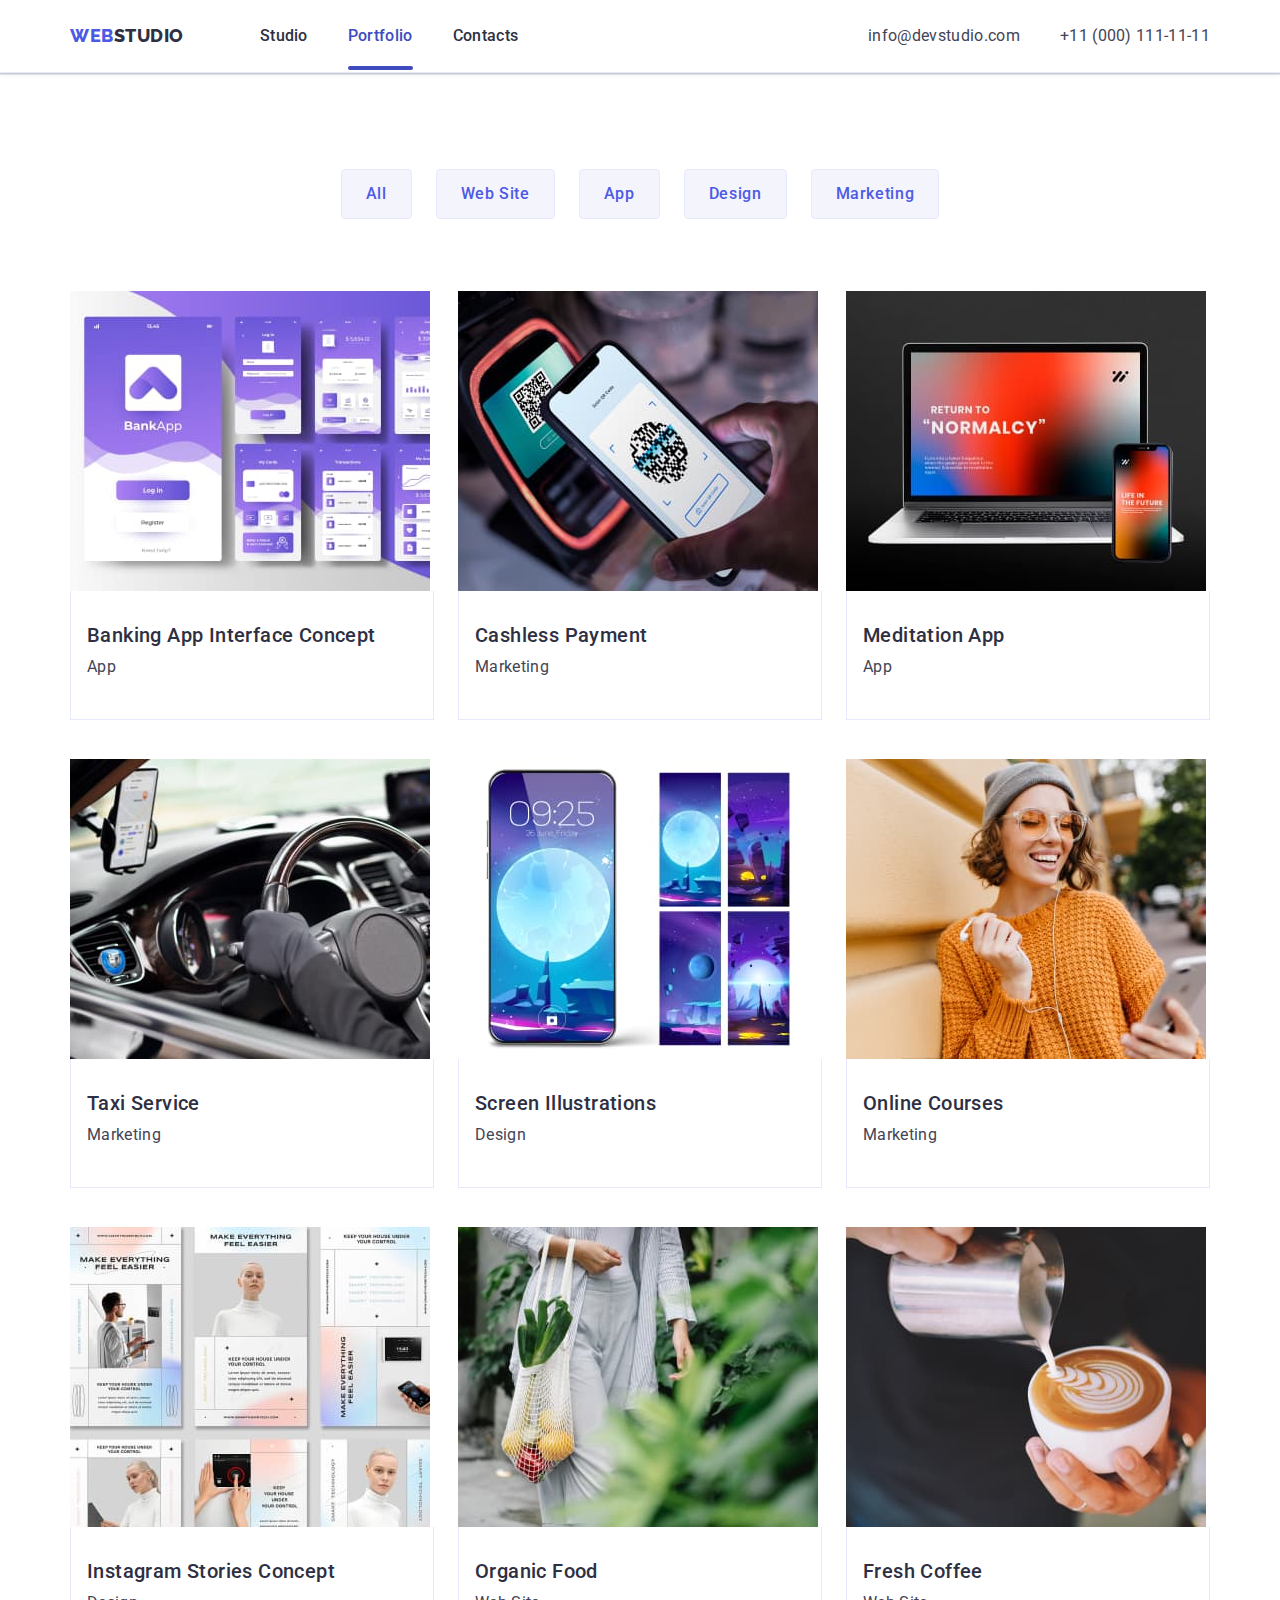
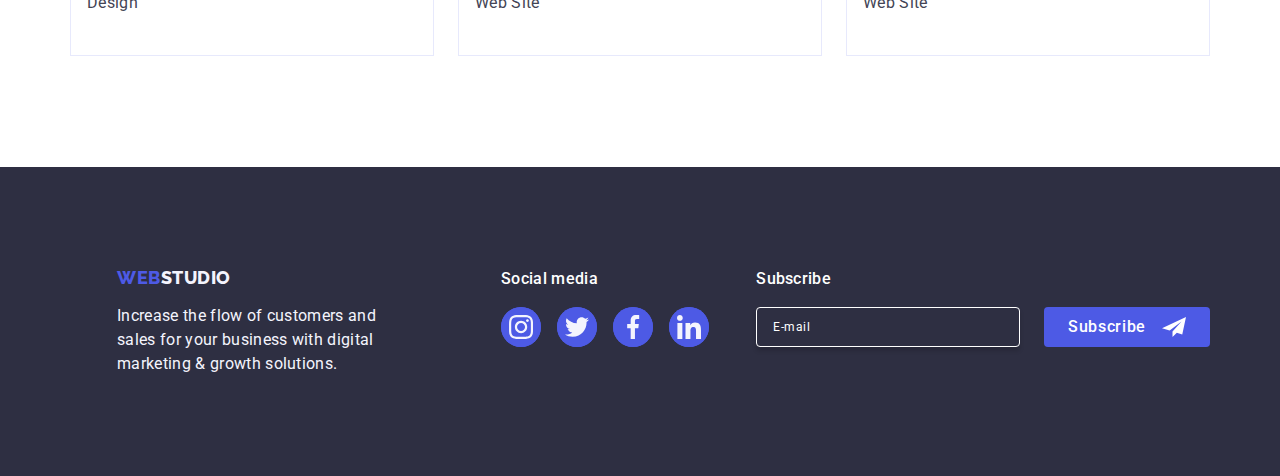
<file: portfolio.html>
<!DOCTYPE html>
<html lang="en">

<head>
    <meta charset="UTF-8">
    <meta name="viewport" content="width=device-width, initial-scale=1.0">
    <title>Homework-2</title>
    <link rel="preconnect" href="https://fonts.googleapis.com">
    <link rel="preconnect" href="https://fonts.gstatic.com" crossorigin>
    <link
        href="https://fonts.googleapis.com/css2?family=Raleway:wght@800&family=Roboto:wght@400;500;700;900&display=swap"
        rel="stylesheet">

    <link rel="stylesheet" href="https://cdnjs.cloudflare.com/ajax/libs/modern-normalize/2.0.0/modern-normalize.min.css"
        integrity="sha512-4xo8blKMVCiXpTaLzQSLSw3KFOVPWhm/TRtuPVc4WG6kUgjH6J03IBuG7JZPkcWMxJ5huwaBpOpnwYElP/m6wg=="
        crossorigin="anonymous" referrerpolicy="no-referrer" />

    <link rel="stylesheet" href="css/styles.css">
</head>

<body>
    <header class="header">
        <div class="container container-header">
            <nav class="nav">
                <a class="logo link" href="#">Web<span class="studio-logo">Studio</span></a>
                <ul class="nav-list list">
                    <li><a class="menu link animation-header" href="./index.html">Studio</a></li>
                    <li><a class="menu link animation-header active" href="./portfolio.html">Portfolio</a></li>
                    <li><a class="menu link animation-header" href="">Contacts</a></li>
                </ul>
            </nav>
            <address class="contacts">
                <ul class="address-list list">
                    <li><a class="address link animation-header" href="mailto:info@devstudio.com">info@devstudio.com</a>
                    </li>
                    <li><a class="address link animation-header" href="tel:+1100011111">+11 (000) 111-11-11</a></li>
                </ul>
            </address>
        </div>
    </header>
    <main>
        <section class="selection-portfolio">
            <div class="container container-main-portfolio">

                <h1 class="visually-hidden">Menu</h1>
                <ul class="list button-list">
                    <li><button class="button-two" type="button">All</button></li>
                    <li><button class="button-two" type="button">Web Site</button></li>
                    <li><button class="button-two" type="button">App</button></li>
                    <li><button class="button-two" type="button">Design</button></li>
                    <li><button class="button-two" type="button">Marketing</button></li>
                </ul>
                <ul class="list menu-list">
                    <li class="menu-list-li">
                        <a class="link link-portfolio" href="">
                            <div class="animation-div">
                                <img src="./images/imgapp.jpg" alt="purple-white bankapp with interface" width="360"
                                    height="300" />
                                <p class="animation-p">14 Stylish and User-Friendly App Design Concepts · Task Manager
                                    App · Calorie Tracker App · Exotic Fruit Ecommerce App ·
                                    Cloud Storage App</p>
                            </div>
                            <div class="App div-a">
                                <h2 class="heading-portfolio-two">Banking App Interface Concept</h2>
                                <p class="p-portfolio p">App</p>
                            </div>
                        </a>
                    </li>
                    <li class="menu-list-li">
                        <a class="link link-portfolio" href="">
                            <div class="animation-div">
                                <img src="./images/imgmarketing.jpg" alt="contactless payment in a shop" width="360"
                                    height="300" />
                                <p class="animation-p">14 Stylish and User-Friendly App Design Concepts · Task Manager
                                    App · Calorie Tracker App ·
                                    Exotic Fruit Ecommerce App ·
                                    Cloud Storage App</p>
                            </div>
                            <div class="App div-a">
                                <h2 class="heading-portfolio-two">Cashless Payment</h2>
                                <p class="p-portfolio p">Marketing</p>
                            </div>
                        </a>
                    </li>
                    <li class="menu-list-li">
                        <a class="link link-portfolio" href="">
                            <div class="animation-div">
                                <img src="./images/imgmeditationapp.jpg"
                                    alt="Laptop with colorful wallpaper - return to normalncy" width="360"
                                    height="300" />
                                <p class="animation-p">14 Stylish and User-Friendly App Design Concepts · Task Manager
                                    App · Calorie Tracker App ·
                                    Exotic Fruit Ecommerce App ·
                                    Cloud Storage App</p>
                            </div>
                            <div class="App div-a">
                                <h2 class="heading-portfolio-two">Meditation App</h2>
                                <p class="p-portfolio p">App</p>
                            </div>
                        </a>
                    </li>
                    <li class="menu-list-li"><a class="link link-portfolio" href="">
                            <div class="animation-div">
                                <img src="./images/imgTaxi.jpg" alt="steering wheel in front of a man" width="360"
                                    height="300" />
                                <p class="animation-p">14 Stylish and User-Friendly App Design Concepts · Task Manager
                                    App · Calorie Tracker App ·
                                    Exotic Fruit Ecommerce App ·
                                    Cloud Storage App</p>
                            </div>
                            <div class="App div-a">
                                <h2 class="heading-portfolio-two">Taxi Service</h2>
                                <p class="p-portfolio p">Marketing</p>
                            </div>
                        </a>
                    </li>
                    <li class="menu-list-li"><a class="link link-portfolio" href="">
                            <div class="animation-div">
                                <img src="./images/imgScreen.jpg" alt="purple, dark and cosmic wallpaper on the phone"
                                    width="360" height="300" />
                                <p class="animation-p">14 Stylish and User-Friendly App Design Concepts · Task Manager
                                    App · Calorie Tracker App ·
                                    Exotic Fruit Ecommerce App ·
                                    Cloud Storage App</p>
                            </div>
                            <div class="App div-a">
                                <h2 class="heading-portfolio-two">Screen Illustrations</h2>
                                <p class="p-portfolio p">Design</p>
                            </div>
                        </a>
                    </li>
                    <li class="menu-list-li"><a class="link link-portfolio" href="">
                            <div class="animation-div">
                                <img src="./images/imgcourses.jpg" alt="happy woman in yellow sweater" width="360"
                                    height="300" />
                                <p class="animation-p">14 Stylish and User-Friendly App Design Concepts · Task Manager
                                    App · Calorie Tracker App ·
                                    Exotic Fruit Ecommerce App ·
                                    Cloud Storage App</p>
                            </div>
                            <div class="App div-a">
                                <h2 class="heading-portfolio-two">Online Courses</h2>
                                <p class="p-portfolio p">Marketing</p>
                            </div>
                        </a>
                    </li>
                    <li class="menu-list-li"><a class="link link-portfolio" href="">
                            <div class="animation-div">
                                <img src="./images/imgtechnology.jpg" alt="white design on the phone screen" width="360"
                                    height="300" />
                                <p class="animation-p">14 Stylish and User-Friendly App Design Concepts · Task Manager
                                    App · Calorie Tracker App ·
                                    Exotic Fruit Ecommerce App ·
                                    Cloud Storage App</p>
                            </div>
                            <div class="App div-a">
                                <h2 class="heading-portfolio-two">Instagram Stories Concept</h2>
                                <p class="p-portfolio p">Design</p>
                            </div>
                        </a>
                    </li>
                    <li class="menu-list-li"><a class="link link-portfolio" href="">
                            <div class="animation-div">
                                <img src="./images/imgorganicfood.jpg"
                                    alt="woman in white clothes carrying a food shopping net" width="360"
                                    height="300" />
                                <p class="animation-p">14 Stylish and User-Friendly App Design Concepts · Task Manager
                                    App · Calorie Tracker App ·
                                    Exotic Fruit Ecommerce App ·
                                    Cloud Storage App</p>
                            </div>
                            <div class="App div-a">
                                <h2 class="heading-portfolio-two">Organic Food</h2>
                                <p class="p-portfolio p">Web Site</p>
                            </div>
                        </a>
                    </li>
                    <li class="menu-list-li"><a class="link link-portfolio" href="">
                            <div class="animation-div">
                                <img src="./images/imgcoffe.jpg" alt="White cup of coffee" width="360" height="300" />
                                <p class="animation-p">14 Stylish and User-Friendly App Design Concepts · Task Manager
                                    App · Calorie Tracker App ·
                                    Exotic Fruit Ecommerce App ·
                                    Cloud Storage App</p>
                            </div>
                            <div class="App div-a">
                                <h2 class="heading-portfolio-two">Fresh Coffee</h2>
                                <p class="p-portfolio p">Web Site</p>
                            </div>
                        </a>
                    </li>
                </ul>
            </div>
        </section>
    </main>
    <footer class="footer">
        <div class="container container-footer">
            <div class="footer-div"><a class="logo link logo-footer" href="#">Web<span
                        class="studio-logoo">Studio</span></a>
                <p class="footer-p">Increase the flow of customers and
                    sales for your business with digital
                    marketing & growth solutions.</p>
            </div>
            <div class="div-icons">
                <p class="heading-icons">Social media</p>
                <ul class="list icons-footer">
                    <li class="social-svg">
                        <a class="a-icons" href="">
                            <svg class="icon" width="24" height="24">
                                <use class="social" href="./images/icons.svg#icon-instagram-2"></use>
                            </svg>
                        </a>
                    </li>
                    <li class="social-svg">
                        <a class="a-icons" href="">
                            <svg class="icon" width="24" height="24">
                                <use class="social" href="./images/icons.svg#icon-twitter-1"></use>
                            </svg>
                        </a>
                    </li>
                    <li class="social-svg">
                        <a class="a-icons" href="">
                            <svg class="icon" width="24" height="24">
                                <use class="social" href="./images/icons.svg#icon-facebook-1"></use>
                            </svg>
                        </a>
                    </li>
                    <li class="social-svg">
                        <a class="a-icons" href="">
                            <svg class="icon" width="24" height="24">
                                <use class="social" href="./images/icons.svg#icon-linkedin-1"></use>
                            </svg>
                        </a>
                    </li>
                </ul>
            </div>
            <div class="subscribe-footer">
                <p class="heading-icons">Subscribe</p>
                <form class="form-footer">
                    <label class="label-footer">
                        <input type="email" name="email" class="input-footer" placeholder="E-mail" required></label>
                    <button type="submit" class="btn-submit-footer">Subscribe
                        <svg class="frame" width="24" height="24">
                            <use href="./images/icons.svg#icon-Frame-3-1"></use>
                        </svg>
                    </button>
                </form>
            </div>
        </div>
    </footer>
</body>

</html>
</file>
<file: css/styles.css>
/* general */

:root {
  --brand-color: #434455;
  --color-text: #2e2f42;
  --marka-color: #404bbf;
  --button-two: #4d5ae5;
  --button-one: #4d5ae5;
  --white: #fff;
  --cornflower: #e7e9fc;
  --rectangle: #f4f4fd;
  --border-customers: #8e8f99;
}

body {
  background-color: var(--white);
  color: var(--brand-color);
  font-style: normal;
  font-family: "Roboto", sans-serif;
}

* {
  box-sizing: border-box;
  margin: 0;
  padding: 0;
}

.container {
  max-width: 1158px;
  margin: 0 auto;
  padding: 0 15px;
  max-width: 1170px;
  padding-left: 15px;
  padding-right: 15px;
  margin-left: auto;
  margin-right: auto;
}

/* global shit */

.visually-hidden {
  position: absolute;
  width: 1px;
  height: 1px;
  margin: -1px;
  border: 0;
  padding: 0;

  white-space: nowrap;
  clip-path: inset(100%);
  clip: rect(0 0 0 0);
  overflow: hidden;
}

img {
  display: block;
  width: 100%;
  height: auto;
}

a {
  text-decoration: none;
  font-style: normal;
  color: #2e2f42;
  cursor: pointer;
}

.link {
  text-decoration: none;
}

.link:hover,
.link:focus {
  color: var(--marka-color);
}

.list {
  list-style: none;
}

.section {
  justify-content: center;
}

/* header */

.header {
  border-bottom: 1px solid var(--cornflower, #e7e9fc);
  box-shadow: 0px 2px 1px rgba(46, 47, 66, 0.08),
    0px 1px 1px rgba(46, 47, 66, 0.16), 0px 1px 6px rgba(46, 47, 66, 0.08);
}

.container-header {
  display: flex;
  align-items: center;
}

.logo {
  font-family: "Raleway", sans-serif;
  font-weight: 800;
  font-size: 18px;
  line-height: 1.17;
  text-transform: uppercase;
  color: #4d5ae5;
  letter-spacing: 0.03em;
  margin-right: 76px;
}

.studio-logo {
  color: #2e2f42;
}

.nav {
  display: flex;
  align-items: center;
}

.nav-list {
  display: flex;
  display: inline-flex;
  align-items: flex-start;
  gap: 40px;
  padding: 24px 0;
}

.contacts {
  font-style: normal;
}

.address {
  color: #434455;
  line-height: 1.5;
  letter-spacing: 0.02em;
}

.address:hover,
.address:active {
  color: var(--marka-color);
}

.contacts {
  margin-left: auto;
}

.address-list {
  display: flex;
  gap: 40px;
}

.menu {
  font-weight: 500;
  font-size: 16px;
  line-height: 1.5;
  letter-spacing: 0.02em;
  color: #2e2f42;
  padding: 24px 0;
}

.menu:active {
  color: var(--marka-color);
}

/* main-index.html */

/* section-one*/

.selection-one {
  background-color: #2e2f42;
  color: var(--white);
  padding: 188px 0;
  background-image: linear-gradient(
      rgba(46, 47, 66, 0.7),
      rgba(46, 47, 66, 0.7)
    ),
    url(../images/background-image.jpg);
  background-repeat: no-repeat;
  background-position: center;
  background-size: cover;
  max-width: 1440px;
  justify-content: center;
  align-items: center;
  margin: auto;
}

@media (min-device-pixel-ratio: 2),
  (min-resolution: 192dpi),
  (min-resolution: 2dppx) {
  .selection-one {
    background-image: linear-gradient(
      rgba(46, 47, 66, 0.7),
      rgba(46, 47, 66, 0.7)
    ),
    url(../images/background2x.jpg);
  }
}

.container-main {
  align-items: center;
  justify-content: center;
  flex-direction: column;
  gap: 48px;
}

.heading-one {
  font-size: 56px;
  line-height: 1.07;
  text-align: center;
  letter-spacing: 0.02em;
  max-width: 496px;
  align-items: center;
  justify-content: center;
  font-style: normal;
  font-weight: 700;
  margin: 0 auto;
  margin-bottom: 48px;
}

.button-one {
  background-color: #4d5ae5;
  font-family: "Roboto", sans-serif;
  font-weight: 500;
  line-height: 1.5;
  letter-spacing: 0.04em;
  font-size: 16px;
  color: #ffffff;
  cursor: pointer;
  display: block;
  min-width: 169px;
  height: 56px;
  border: none;
  border-radius: 4px;
  margin: 0 auto;
  transition: background-color 250ms cubic-bezier(0.4, 0, 0.2, 1);
}

.button-one:hover,
.button-one:focus {
  background-color: var(--marka-color);
}

/* section-two */

.container-two {
  justify-content: center;
  align-content: center;
  flex-direction: row;
  display: flex;
  align-items: center;
}

.selection-two {
  padding: 120px 0;
}

.visually-hidden {
  font-weight: 500;
  font-size: 20px;
  line-height: 1.2;
  letter-spacing: 0.02em;
}

.two-list {
  display: flex;
  gap: 24px;
}

.heading-three-selection-two {
  font-weight: 500;
  font-size: 20px;
  letter-spacing: 0.02em;
  line-height: 1.2;
  color: #2e2f42;
  margin-bottom: 8px;
}

.p-selection-two {
  line-height: 1.5;
  letter-spacing: 0.02em;
  color: var(--brand-color);
}

/* section-three */

.selection-three {
  padding-bottom: 120px;
}

.heading-two {
  font-size: 36px;
  line-height: 1.11;
  text-align: center;
  letter-spacing: 0.02em;
  text-transform: capitalize;
  color: var(--color-text);
  margin-bottom: 72px;
}

.three-list {
  display: flex;
  gap: 24px;
}

.li-three-list {
  flex-basis: calc((100% - 48px) / 3);
  display: inline-flex;
  flex-direction: column;
  align-items: flex-start;
}

/* section-four */

.container-four {
  align-content: center;
  align-items: center;
  gap: 24px;
}

.selection-four {
  background-color: #f4f4fd;
  padding: 120px 0;
}

.name-list {
  background-color: #ffffff;
  border-radius: 0px 0px 4px 4px;
  background: var(--white, #fff);
  transition: border-color 250ms cubic-bezier(0.4, 0, 0.2, 1),
    color 250ms cubic-bezier(0.4, 0, 0.2, 1);
}

.name-div {
  padding-top: 32px;
  padding-bottom: 32px;
  padding-left: 16px;
  padding-right: 16px;
}

.heading-three {
  font-size: 36px;
  line-height: 1.11;
  text-align: center;
  letter-spacing: 0.02em;
  text-transform: capitalize;
  color: #2e2f42;
  margin-bottom: 72px;
}

.heading-name {
  font-size: 20px;
  line-height: 1.2;
  letter-spacing: 0.02em;
  text-transform: capitalize;
  color: #2e2f42;
  font-weight: 500;
  text-align: center;
  margin-bottom: 8px;
}

.four-list {
  display: flex;
  justify-content: center;
  text-align: center;
  gap: 24px;
}

.p-selection-four {
  font-size: 16px;
  letter-spacing: 0.02em;
  line-height: 1.5;
  color: #434455;
  margin-bottom: 8px;
}

/* section-five */

.selection-five {
  padding: 120px 0;
}

.heading-four {
  font-size: 36px;
  line-height: 1.11;
  text-align: center;
  letter-spacing: 0.02em;
  text-transform: capitalize;
  color: #2e2f42;
  margin-bottom: 72px;
}

/*
.container-five {
    padding-top: 120px;
    padding-bottom: 120px;
}*/

/* footer */

.footer-div {
  margin-right: 120px;
  padding: 0;
}

.container-footer {
  display: flex;
  align-items: baseline;
}

.studio-logoo {
  color: #f4f4fd;
}

.logo-footer {
  display: inline-block;
  margin-bottom: 16px;
}

.footer {
  background-color: #2e2f42;
  padding: 100px 0;
  display: flex;
}

.footer-p {
  color: #f4f4fd;
  line-height: 1.5;
  letter-spacing: 0.02em;
  justify-content: center;
  max-width: 264px;
}

.input-footer {
  height: 40px;
  flex-shrink: 0;
  border-radius: 4px;
  border: 1px solid var(--WHITE, #fff);
  box-shadow: 0px 4px 4px 0px rgba(0, 0, 0, 0.15);
  background-color: transparent;
  padding: 16px;
  width: 264px;
  font-size: 12px;
  line-height: 1.5;
  letter-spacing: 0.04em;
  color: #ffffff;
  display: flex;
  gap: 24px;
}

.input-footer::placeholder {
  color: var(--white);
}

::placeholder {
  color: var(--white);
  font-family: Roboto;
  font-size: 12px;
  font-style: normal;
  font-weight: 400;
  line-height: 24px;
  letter-spacing: 0.48px;
}

.btn-submit-footer {
  background-color: #4d5ae5;
  font-family: "Roboto", sans-serif;
  color: var(--WHITE, #fff);
  text-align: center;
  font-size: 16px;
  cursor: pointer;
  padding: 8px 24px;
  display: inline-flex;
  justify-content: center;
  align-items: center;
  border: none;
  font-style: normal;
  border-radius: 4px;
  font-weight: 500;
  line-height: 24px;
  letter-spacing: 0.64px;
  min-width: 165px;
  transition: background-color 250ms cubic-bezier(0.4, 0, 0.2, 1);
}

.btn-submit-footer:hover,
.btn-submit-footer:focus {
  background-color: var(--marka-color);
}

.frame {
  width: 24px;
  height: 24px;
  margin-left: 16px;
}

.form-footer {
  display: flex;
  gap: 24px;
}

/* main-portfolio */

.link-portfolio {
  display: block;
  transition: box-shadow 250ms cubic-bezier(0.4, 0, 0.2, 1);
}

.link-portfolio:focus {
  transform: translateY(0%);
}

.selection-portfolio {
  padding: 96px 0 120px 0;
}

.container-main-portfolio {
  flex-direction: column;
  justify-content: center;
  align-items: baseline;
}

.buttons-menu {
  display: flex;
  align-items: center;
  justify-content: center;
}

.button-list {
  display: flex;
  gap: 24px;
  justify-content: center;
  margin-bottom: 72px;
}

.button-two {
  background-color: #f4f4fd;
  color: var(--button-two);
  text-align: center;
  cursor: pointer;
  font-family: "Roboto", sans-serif;
  font-weight: 500;
  font-size: 16px;
  line-height: 1.5;
  letter-spacing: 0.04em;
  padding: 12px 24px;
  border: 1px solid var(--cornflower);
  border-radius: 4px;
  transition: color 250ms cubic-bezier(0.4, 0, 0.2, 1),
    background-color 250ms cubic-bezier(0.4, 0, 0.2, 1),
    border-color 250ms cubic-bezier(0.4, 0, 0.2, 1),
    box-shadow 250ms cubic-bezier(0.4, 0, 0.2, 1);
}

.button-two:hover,
.button-two:focus {
  background-color: var(--marka-color);
  color: var(--white);
  cursor: pointer;
  border: 1px solid transparent;
  box-shadow: 0px 3px 1px rgba(0, 0, 0, 0.1), 0px 2px 1px rgba(0, 0, 0, 0.08),
    0px 2px 2px rgba(0, 0, 0, 0.12);
}

.menu-list {
  gap: 24px;
  display: flex;
  flex-wrap: wrap;
  justify-content: center;
  gap: 24px;
  row-gap: 48px;
}

.menu-list-li {
  width: 360px;
  height: 420px;
  padding-bottom: 0px;
  flex-direction: column;
  align-items: flex-start;
  gap: 32px;
  flex-shrink: 0;
  row-gap: 48px;
  width: calc((100% - 48px) / 3);
}

.heading-portfolio-two {
  font-weight: 500;
  font-size: 20px;
  line-height: 1.2;
  letter-spacing: 0.02em;
  margin-bottom: 8px;
}

.p-portfolio {
  line-height: 1.5;
  letter-spacing: 0.02em;
  color: #434455;
}

.link-portfolio {
  transition: box-shadow 250ms cubic-bezier(0.4, 0, 0.2, 1);
}

.p {
  margin-bottom: 8px;
}

.link-portfolio:hover {
  box-shadow: 0px 1px 6px rgba(46, 47, 66, 0.08),
    0px 1px 1px rgba(46, 47, 66, 0.16), 0px 2px 1px rgba(46, 47, 66, 0.08);
  transform: translateY(0%);
}

.link-portfolio:focus {
  box-shadow: 0px 1px 6px rgba(46, 47, 66, 0.08),
    0px 1px 1px rgba(46, 47, 66, 0.16), 0px 2px 1px rgba(46, 47, 66, 0.08);
  transform: translateY(0%);
}

.div-a {
  border: 1px solid var(--cornflower, #e7e9fc);
  border-top: none;
  margin-bottom: 8px;
  padding: 32px 16px 32px;
}

/*
.div-a:hover {
    border: 1px solid #F4F4FD;
    background: var(--white, #FFF); 
    box-shadow: 0px 2px 1px 0px rgba(46, 47, 66, 0.08), 0px 1px 1px 0px rgba(46, 47, 66, 0.16), 0px 1px 6px 0px rgba(46, 47, 66, 0.08);
}*/

/* ICONS */

.icons {
  display: flex;
  justify-content: center;
  align-items: center;
  gap: 24px;
}

.heading-icons {
  font-family: "Roboto", sans-serif;
  font-size: 16px;
  font-weight: 500;
  line-height: 24px;
  letter-spacing: 0.02em;
  color: var(--white);
  margin-bottom: 16px;
}

.div-icons {
  margin-right: auto;
  align-items: baseline;
}

.icons-social {
  display: inline-flex;
  align-items: flex-start;
  gap: 16px;
}

.icons-footer {
  display: flex;
  align-items: flex-start;
  gap: 16px;
}

.social {
  width: 24px;
  height: 24px;
  flex-shrink: 0;
}

.icon {
  display: inline-block;
  width: 24px;
  height: 24px;
  stroke-width: 0;
  stroke: currentColor;
}

.social-svg {
  background-color: #4d5ae5;
  border-radius: 100%;
}

.a-icons,
.a-icons-name {
  display: flex;
  align-items: center;
  justify-content: center;
  width: 40px;
  height: 40px;
  background-color: #4d5ae5;
  border-radius: 50%;
  transition: background-color 250ms cubic-bezier(0.4, 0, 0.2, 1);
}

.a-icons:hover,
.a-icons:focus {
  background-color: #31d0aa;
}

.a-icons-name:hover,
.a-icons-name:focus {
  background-color: #404bbf;
}

.icons-social-name {
  display: flex;
  align-items: flex-start;
  gap: 24px;
  margin-top: 8px;
  justify-content: center;
}

.icon-name {
  display: inline-block;
  width: 16px;
  height: 16px;
  stroke-width: 0;
  stroke: currentColor;
  fill: currentColor;
  fill: #f4f4fd;
}

.social-name {
  width: 16px;
  height: 16px;
  flex-shrink: 0;
}

.rectangle-icons {
  width: 60px;
  height: 60px;
}

.rectangle {
  width: 264px;
  height: 112px;
  flex-shrink: 0;
  justify-content: center;
  border-radius: 4px;
  background: var(--rectangle, #f4f4fd);
  padding: 24px 100px 24px 100px;
  margin-bottom: 8px;
  align-items: center;
}

.guwno {
  display: inline-flex;
  align-items: flex-start;
  gap: 24px;
}

.customers-li {
  width: calc((100% - 120px) / 6);
  width: 190px;
  height: 88px;
}

.customers-icon {
  display: flex;
  gap: 24px;
}

.customers-a {
  border: 1px solid currentColor;
  border-radius: 4px;
  display: flex;
  align-items: center;
  color: #8e8f99;
  justify-content: center;
  width: 100%;
  height: 100%;
  transition: border-color 250ms cubic-bezier(0.4, 0, 0.2, 1),
    color 250ms cubic-bezier(0.4, 0, 0.2, 1);
}

.customers-a:hover,
.customers-a:focus {
  /* border-color: #404bbf; */
  color: #404bbf;
}

.svg-customers {
  fill: currentColor;
}

.icons-mobile {
  display: flex;
  align-items: flex-start;
  gap: 16px;
}

/*MODAL*/

.backdrop {
  position: fixed;
  left: 0;
  top: 0;
  width: 100%;
  height: 100%;
  background-color: rgba(46, 47, 66, 0.4);
  transition: opacity 250ms cubic-bezier(0.4, 0, 0.2, 1),
    visibility 250ms cubic-bezier(0.4, 0, 0.2, 1);
}

.modal {
  position: absolute;
  top: 50%;
  left: 50%;
  transform: translate(-50%, -50%);
  width: 408px;
  min-height: 584px;
  background-color: #fcfcfc;
  box-shadow: 0px 1px 1px rgba(0, 0, 0, 0.14), 0px 1px 3px rgba(0, 0, 0, 0.12),
    0px 2px 1px rgba(0, 0, 0, 0.2);
  border-radius: 4px;
  transition: transform 250ms cubic-bezier(0.4, 0, 0.2, 1);
  padding: 72px 24px 24px 24px;
}

.p-modal {
  color: #2e2f42;
  text-align: center;
  font-family: Roboto;
  font-size: 16px;
  font-style: normal;
  font-weight: 500;
  line-height: 24px;
  letter-spacing: 0.32px;
  margin-bottom: 16px;
}

.label {
  color: var(--border-customers);
  font-family: Roboto;
  font-size: 12px;
  font-style: normal;
  font-weight: 400;
  line-height: 14px;
  letter-spacing: 0.48px;
}

.input {
  width: 100%;
  height: 40px;
  border: 1px solid rgba(46, 47, 66, 0.4);
  border-radius: 4px;
  background-color: transparent;
  padding-left: 38px;
  outline: transparent;
  transition: border-color 250ms cubic-bezier(0.4, 0, 0.2, 1);
}

.input:focus {
  border-color: #4d5ae5;
}

.use-svg-input:focus {
  fill: #4d5ae5;
}
.svg-input {
  position: absolute;
  left: 16px;
  top: 50%;
  transform: translateY(-50%);
  transition: fill 250ms cubic-bezier(0.4, 0, 0.2, 1);
  fill: #2e2f42;
}

.input:focus + .svg-input {
  fill: #4d5ae5;
}

.label:focus-within {
  color: #4d5ae5;
}

.textarea-modal {
  width: 360px;
  height: 120px;
  flex-shrink: 0;
  font-size: 12px;
  line-height: 1.17;
  letter-spacing: 0.04em;
  border: 1px solid rgba(46, 47, 66, 0.4);
  border-radius: 4px;
  background-color: transparent;
  outline: transparent;
  resize: none;
  padding: 8px 16px;
  transition: border-color 250ms cubic-bezier(0.4, 0, 0.2, 1);
  color: rgba(46, 47, 66, 0.4);
}

.textarea-modal::placeholder {
  color: rgba(46, 47, 66, 0.4);
  flex-shrink: 0;
  font-size: 12px;
  line-height: 1.17;
  letter-spacing: 0.04em;
}

.textarea-modal:focus {
  border-color: #4d5ae5;
}

.close-button-one {
  position: absolute;
  width: 24px;
  height: 24px;
  background-color: #e7e9fc;
  border: 1px solid rgba(0, 0, 0, 0.1);
  border-radius: 50%;
  cursor: pointer;
  top: 24px;
  right: 24px;
  display: flex;
  align-items: center;
  justify-content: center;
  transition: background-color 250ms cubic-bezier(0.4, 0, 0.2, 1),
    border 250ms cubic-bezier(0.4, 0, 0.2, 1);
}

.close-button-one:hover {
  background-color: #404bbf;
  border: none;
}

.close-button-one:hover .close-icon {
  fill: #ffffff;
}

.close-button-one:focus .close-icon {
  fill: #ffffff;
}

.close-button-one:focus {
  background-color: #404bbf;
  border: none;
}

.close-icon {
  transition: fill 250ms cubic-bezier(0.4, 0, 0.2, 1);
}

.is-hidden {
  opacity: 0;
  visibility: hidden;
  pointer-events: none;
}

.order-service {
  flex-direction: column;
  align-items: center;
  gap: 8px;
}

.label {
  flex-direction: column;
  display: block;
  margin-bottom: 4px;
  line-height: 1.17;
}

.div-form {
  position: relative;
  margin-bottom: 8px;
}

.accept {
  display: flex;
}

.submit-button {
  background-color: #4d5ae5;
  font-family: "Roboto", sans-serif;
  font-weight: 500;
  line-height: 1.5;
  letter-spacing: 0.04em;
  font-size: 16px;
  color: #ffffff;
  cursor: pointer;
  display: block;
  min-width: 169px;
  height: 56px;
  border: none;
  border-radius: 4px;
  margin: 0 auto;
  transition: background-color 250ms cubic-bezier(0.4, 0, 0.2, 1);
}

.submit-button:hover,
.submit-button:focus {
  background-color: var(--marka-color);
}

.name-form {
  margin-bottom: 8px;
}

.div-comment {
  margin-bottom: 16px;
}

.div-form-radio {
  margin-bottom: 24px;
}

.labelradio {
  display: block;
  font-size: 12px;
  line-height: 1.17;
  letter-spacing: 0.04em;
  color: var(--border-customers);
}

.span-modal {
  width: 16px;
  height: 16px;
  border: 1px solid rgba(46, 47, 66, 0.4);
  border-radius: 2px;
  transition: background-color 250ms cubic-bezier(0.4, 0, 0.2, 1),
    border 250ms cubic-bezier(0.4, 0, 0.2, 1),
    fill 250ms cubic-bezier(0.4, 0, 0.2, 1);
  display: inline-flex;
  align-items: center;
  justify-content: center;
  fill: transparent;
  margin-right: 8px;
}

#user-privacy:checked + .span-modal {
  background-color: #404bbf;
  border: none;
  fill: #f4f4fd;
}

.inputradio:checked + .labelradio .span-modal {
  background-color: var(--marka-color);
  border: none;
  fill: var(--rectangle);
}
.privacypolicy-a {
  color: #4d5ae5;
  margin-left: 4px;
}
/* transform (i wanna die) */

.active {
  position: relative;
  color: #404bbf;
  width: 100%;
}

.active::after {
  content: "";
  position: absolute;
  background-color: #404bbf;
  height: 4px;
  border-radius: 2px;
  width: 100%;
  left: 0;
  bottom: -1px;
}

.animation-header {
  transition: color 250ms cubic-bezier(0.4, 0, 0.2, 1);
  padding: 24px 0px;
}

/*
.menu::after {
    content: "";
    position: absolute;
    background-color: #404BBF;
    height: 4px;
    border-radius: 2px;
    width: 0;
    left: 0;
    bottom: -1px;
}*/

.animation-header:hover::after {
  width: 100%;
  transition: 250ms;
}

.animation-p {
  top: 0;
  left: 0;
  width: 100%;
  height: 100%;
  background-color: #4d5ae5;
  color: #f4f4fd;
  font-family: Roboto;
  font-size: 16px;
  font-style: normal;
  font-weight: 400;
  line-height: 24px;
  letter-spacing: 0.32px;
  position: absolute;
  transform: translateY(100%);
  transition: 250ms;
  padding: 40px 32px;
  transition: transform 250ms cubic-bezier(0.4, 0, 0.2, 1);
}

.animation-div {
  position: relative;
  width: 360px;
  height: 300px;
  overflow: hidden;
  transition: 250ms cubic-bezier(0.4, 0, 0.2, 1);
  transform: 250ms cubic-bezier(0.4, 0, 0.2, 1);
}

.link-portfolio:hover .animation-p {
  opacity: 1;
  top: 0;
  transform: translateY(0%);
}

.link-portfolio:focus .animation-p {
  opacity: 1;
  top: 0;
  transform: translateY(0%);
}

/* MENU */

.close-icon-mobile-menu {
  display: none;
}

.icons-mobile {
  display: flex;
  gap: 56px;
}

.menu-container {
  display: flex;
  flex-direction: column;
  justify-content: space-between;
  position: fixed;
  top: 0;
  left: 0;
  max-width: 100%;
  height: 100%;
  padding: 80px 40px 40px 40px;
  background-color: rgba(255, 255, 255, 1);
  transition: opacity 250ms cubic-bezier(0.4, 0, 0.2, 1),
    visibility 250ms cubic-bezier(0.4, 0, 0.2, 1);
  display: none;
}

.mobile-menu {
  padding: 0;
  margin: 0;
  list-style: none;
}

.menu-toggle {
  position: absolute;
  top: 16px;
  right: 16px;
  color: #fff;
  border: none;
  background-color: #fff;
  display: none;
}

.mobile-menu {
  padding: 0;
  margin: 0;
  list-style: none;
}

.li-menu-mobile {
  margin-bottom: 40px;
}

.mobile-studio-a {
  color: var(--marka-color);
}

.mobile-a {
  color: #2e2f42;
  font-family: Roboto;
  font-size: 36px;
  font-style: normal;
  font-weight: 700;
  line-height: 40px;
  letter-spacing: 0.72px;
  text-transform: capitalize;
  margin-bottom: 40px;
}

.contact {
  font-family: Roboto;
  font-size: 20px;
  font-style: normal;
  font-weight: 500;
  line-height: 24px;
  letter-spacing: 0.4px;
  color: #434455;
  transition: color 250ms cubic-bezier(0.4, 0, 0.2, 1);
}

.contact:active,
.contact:focus {
  font-size: 36px;
  color: var(--marka-color);
  font-family: Roboto;
  font-size: 36px;
  font-style: normal;
  font-weight: 700;
  line-height: 40px;
  letter-spacing: 0.72px;
  text-transform: capitalize;
}

.down {
  display: flex;
  flex-direction: column;
  position: absolute;
  left: 40px;
  bottom: 10%;
}

.social-svg-mobile {
  border-radius: 50%;
  background-color: var(--marka-color);
  width: 40px;
  height: 40px;
  display: flex;
  align-items: center;
  justify-content: center;
  transition: background-color 250ms cubic-bezier(0.4, 0, 0.2, 1);
}

.social-svg-mobile:hover,
.social-svg-mobile:focus {
  background-color: #31d0aa;
}

.icon-menumobile {
  display: block;
  width: 24px;
  height: 24px;
  stroke-width: 0;
  stroke: currentColor;
}

.button-close {
  width: 24px;
  height: 24px;
  border-radius: 50%;
  border: 1px solid var(--cornflower);
}
/* ========================= */

/* ================================================= MOBILE 👇 ========================================= */
@media (max-width: 768px) {
  


  * {
    margin: 0;
    padding: 0;
    box-sizing: border-box;
  }

  body {
    overflow-x: hidden;
  }

  
.menu-container {
    display: block;
}

.logo-header {
  margin: 23px auto;
}

  .menu-toggle {
    display: flex;
    align-items: center;
    justify-content: center;
    background-color: transparent;
    cursor: pointer;
    border: none;
    border-radius: 50%;
    outline: none;
    position: absolute;
    top: 24px;
    right: 16px;
  }

  .selection-one {
    padding: 0px;
  }

  .heading-one {
    font-size: 36px;
  }

  .menu-container {
    display: block;
  }

  .menu-container {
    position: fixed;
    top: 0;
    left: 0;
    width: 100%;
    height: 100%;
    z-index: 999;
    transform: translateX(100%);
    transition: transform 250ms ease-in-out;
  }

  .icon-menumobile {
    display: block;
    width: 24px;
    height: 24px;
    stroke-width: 0;
    stroke: currentColor;
  }

  .menu-container.is-open {
    transform: translateX(0);
  }

  .menu-container .menu-toggle {
    position: absolute;
    top: 24px;
    right: 24px;
  }

  .mobile-menu .link {
    display: block;
  }

  .container {
    margin: 0 auto;
    padding: 0 15px;
  }

  .animation-header {
    display: none;
  }

  .selection-one {
    background-color: #2e2f42;
    background-image: linear-gradient(
        rgba(46, 47, 66, 0.7),
        rgba(46, 47, 66, 0.7)
      ),
      url(../images/background-image-res.jpg);
    background-repeat: no-repeat;
    background-position: center;
    background-size: cover;
    display: flex;
    padding: 120px 0;
  }

  @media (min-device-pixel-ratio: 2),
  (min-resolution: 192dpi),
  (min-resolution: 2dppx) {
  .selection-one {
    background-image: linear-gradient(
      rgba(46, 47, 66, 0.7),
      rgba(46, 47, 66, 0.7)
    ),
    url(../images/background2x.jpg);
  }
}

  .selection-two {
    display: flex;
  }

  .two-list {
    display: flex;
    flex-direction: column;
    align-items: center;
  }

  .p-selection-two {
    width: 100%;
  }

  .li-two-list {
    display: flex;
    flex-direction: column;
    align-items: center;
    margin-right: 16px;
    margin-left: 16px;
    margin-bottom: 72px;
  }

  .heading-three-selection-two {
    display: flex;
    text-align: center;
    font-size: 36px;
  }

  .rectangle {
    display: none;
  }

  
.heading-three-selection-two {
    display: flex;
    justify-content: center;
}

  .selection-three {
    display: none;
  }

  .selection-four {
    display: flex;
  }

  .four-list {
    display: flex;
    flex-wrap: wrap;
    justify-content: center;
    align-content: center;
  }

  .name-list {
    width: 264px;
  }

  .selection-five {
    display: flex;
  }

  .customers-icon {
    display: flex;
    flex-wrap: wrap;
    justify-content: center;
  }

  .container-footer {
    display: flex;
    flex-direction: column;
    align-items: center;
    justify-content: center;
    margin: 0 auto;
  }

  .svg-customers {
    width: 100%;
  }

  .footer-p {
    display: block;
    justify-content: center;
    align-items: center;
    margin: 0 auto;
  }

  .footer-div {
    display: flex;
    flex-direction: column;
    align-items: center;
    justify-items: center;
    margin: 0px 0px 72px 0px;
  }

  .div-icons {
    margin: 0 auto 72px auto;
    align-items: center;
    justify-content: center;
  }

  .subscribe-footer {
    margin: 0 auto 72px auto;
  }

  .form-footer {
    display: flex;
    flex-direction: column;
    align-items: center;
    text-align: center;
  }

  .heading-icons {
    text-align: center;
  }

  .logo-mobile-footer {
    display: block;
    text-align: center;
    margin-right: 0px;
  }
}

@media screen and (max-width: 400px) {
  .icons-mobile {
    gap: 30px;
  }
}

/* ================================================= TABLET 👇 ========================================= 
@media screen and (min-width: 768px) {
  .container {
    width: 768px;
    margin: 0 auto;
    padding: 0 15px;
  }

  body {
    overflow-x: hidden;
  }

  .address-list {
    display: flex;
    flex-direction: column;
    gap: 12px;
  }

  .nav {
    justify-content: space-around;
  }

  .selection-one {
    background-color: #2e2f42;
    background-image: linear-gradient(
        rgba(46, 47, 66, 0.7),
        rgba(46, 47, 66, 0.7)
      ),
      url(../images/background-image-res.jpg);
    background-repeat: no-repeat;
    background-position: center;
    background-size: cover;
    display: flex;
    padding: 120px 0;
  }

  .rectangle {
    display: none;
  }

  .two-list {
    display: flex;
    flex-wrap: wrap;
    justify-content: space-between;
  }

  .li-two-list {
    width: calc((100% - 72px) / 2);
  }

  .selection-three {
    display: none;
  }

  .selection-five {
    display: flex;
  }

  .customers-icon {
    display: flex;
    flex-wrap: wrap;
    gap: 40px 20px;
    justify-content: center;
  }

  .selection-four {
    display: flex;
  }

  .four-list {
    display: flex;
    flex-wrap: wrap;
  }

  .menu-toggle {
    display: none;
  }

  .nav .contacts {
    display: none;
  }

  .menu-toggle:hover,
  .menu-toggle:focus {
    background-color: rgba(0, 0, 0, 0.1);
  }

  /* footer 

  .container-footer {
    display: flex;
    flex-wrap: wrap;
    justify-content: center;
  }

  .footer-div {
    margin-bottom: 72px;
    justify-content: center;
    align-items: center;
  }

  .subscribe-footer {
    display: block;
  }
}

/* ================================================= NOT DESKTOP 👇 ========================================= */
/* @media (min-width: 769px) and (max-width: 1157px) {
    
}*/

/* ================================================= DESKTOP 👇 ========================================= */
@media screen and (min-width: 1200px) {
  .container {
    width: 1440px;
  }

  .rectangle {
    display: block;
  }

  /* footer */
  .container-footer {
    display: flex;
    flex-wrap: wrap;
  }
  .footer-div {
    margin-right: 120px;
    justify-content: center;
    align-items: center;
    margin-left: auto;
  }
  .subscribe-footer {
    display: block;
  }

}

@media screen and (max-width: 768px) {
  body {
    overflow-x: hidden;
  }

  .container-three {
    display: none;
  }

  .menu-header {
    display: none;
    flex-direction: column;
    width: 100%;
    text-align: center;
  }
}

@media (min-width: 768px) {
  .menu-toggle {
    display: none;
  }
}

@media (min-width: 769px) and (max-width: 1199px) {

  .container {
    margin: 0 auto;
    padding: 0 15px;
    max-width: 1199px;
  }

  .container-header {
    width: 769px;
  }

  .address-list {
    display: flex;
    flex-direction: column;
    gap: 12px;
  }

  .nav {
    justify-content: space-around;
  }

  .selection-one {
    background-color: #2e2f42;
    background-image: linear-gradient(
        rgba(46, 47, 66, 0.7),
        rgba(46, 47, 66, 0.7)
      ),
      url(../images/background-image-res.jpg);
    background-repeat: no-repeat;
    background-position: center;
    background-size: cover;
    display: flex;
    padding: 120px 0;
  }

  @media (min-device-pixel-ratio: 2),
  (min-resolution: 192dpi),
  (min-resolution: 2dppx) {
  .selection-one {
    background-image: linear-gradient(
      rgba(46, 47, 66, 0.7),
      rgba(46, 47, 66, 0.7)
    ),
    url(../images/background2x.jpg);
  }
}

  .selection-two {
    display: flex;
    justify-content: center;
    padding: 96px 0 0;
  }

  .container-two {
    margin: 0 auto;
    padding: 20px;
    display: flex;
    justify-content: center;
    width: 768px;
  }

  .li-two-list {
    width: calc((100% - 72px) / 2);
  }

  .p-selection-two {
    color:  #434455;
font-family: Roboto;
font-size: 16px;
font-style: normal;
font-weight: 500;
line-height: 24px; 
letter-spacing: 0.32px;
max-width: 356px;
  }
  .two-list {
    display: flex;
    flex-wrap: wrap;
    justify-content: space-between;
    width: 100%;
  }

  .rectangle {
    display: none;
  }

  .heading-three-selection-two {
    font-family: Roboto;
    font-size: 36px;
    font-style: normal;
    font-weight: 700;
    line-height: 40px;
    letter-spacing: 0.72px;
    text-transform: capitalize;
  }

  .container-three {
    display: none;
  }

  .selection-four {
    display: flex;
    justify-content: center;
  }

  .container-four {
    padding: 0 100px;
    width: 768px;
  }

  .four-list {
    display: flex;
    flex-wrap: wrap;
    justify-content: center;
    align-content: center;
  }

  .container-five {
    display: flex;
    width: 768px;
    flex-direction: column;
    justify-content: center;
    align-items: center;
  }

  .customers-icon {
    flex-direction: row;
    align-items: center;
    gap: 24px;
    display: flex;
    flex-wrap: wrap;
    justify-content: center;
    align-content: center;
  }

  .customers-li {
    width: 168px;
    margin-top: 72px;
  }

  .container-footer {
    display: flex;
    flex-direction: row;
    flex-wrap: wrap;
    justify-content: center;
    align-items: baseline;
    width: 720px;
    gap: 72px 0;
  }

  .footer-div {
    margin: 0 auto;
    padding: 0;
  }

  .logo-mobile-footer {
    margin-right: 0;
  }

  .subscribe-footer {
    margin-left: -90px;
  }
}
</file>
